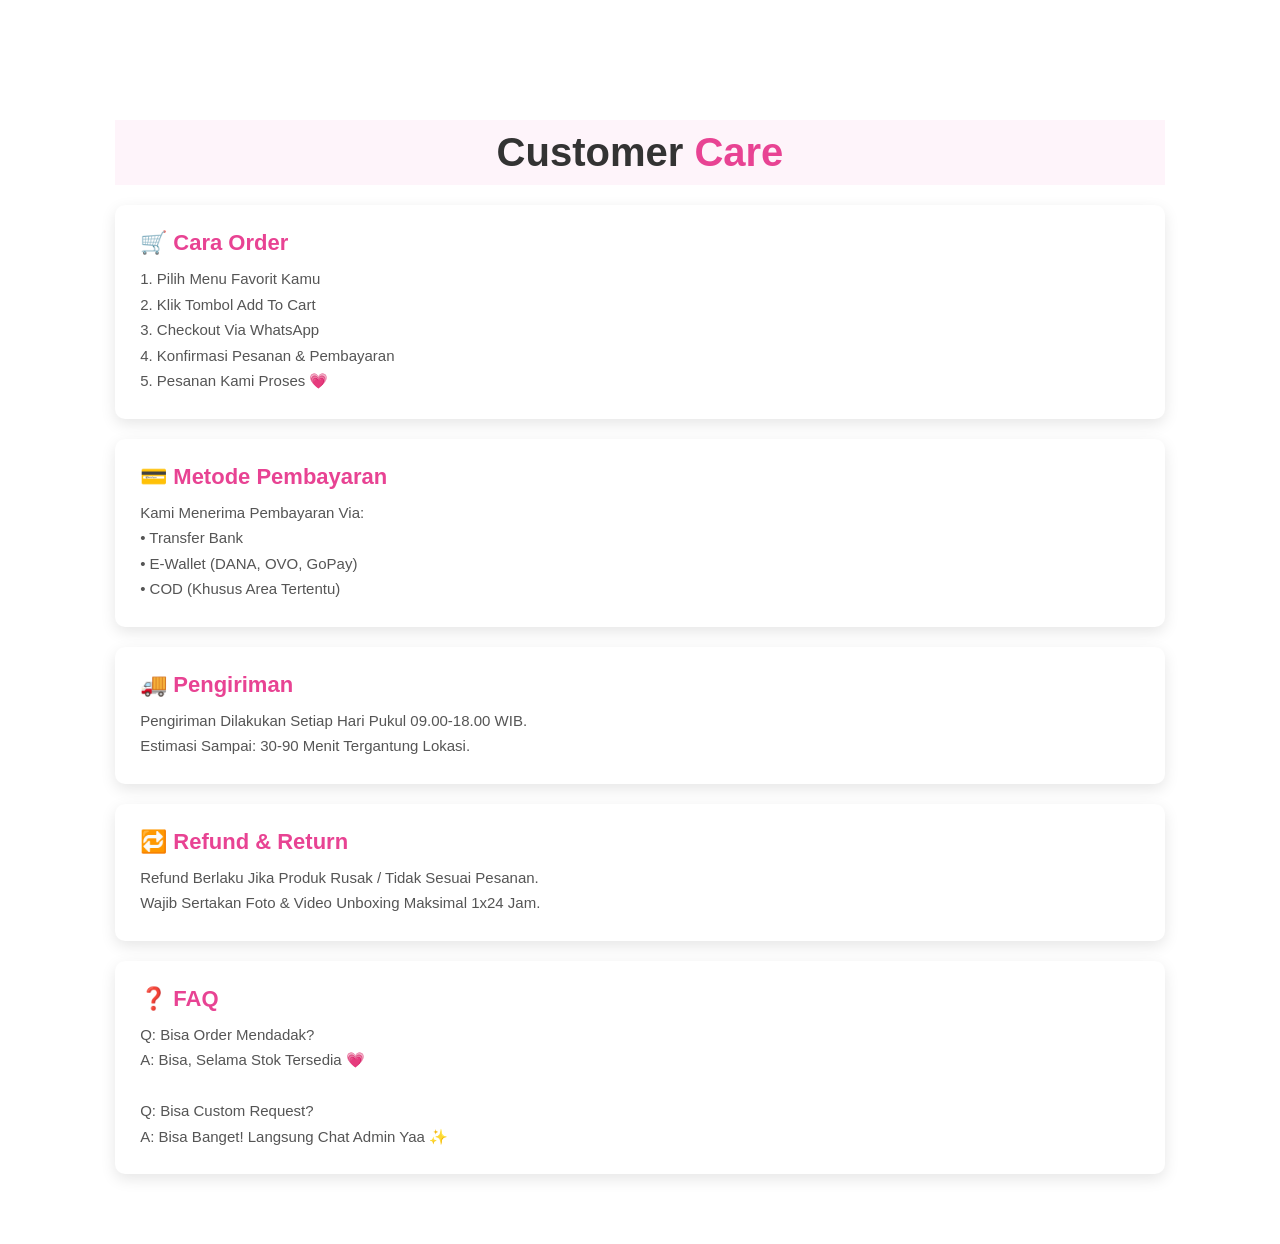
<file: help.html>
<!doctype html>
<html lang="en">
  <head>
    <meta charset="UTF-8" />
    <meta name="viewport" content="width=device-width, initial-scale=1.0" />
    <title>Customer Care - Sweet Heartt</title>
    <link rel="stylesheet" href="style.css" />
  </head>
  <body>
    <section class="help">
      <h1 class="heading">Customer <span>Care</span></h1>

      <div class="help-box" id="order">
        <h3>🛒 Cara Order</h3>
        <p>
          1. Pilih menu favorit kamu <br />
          2. Klik tombol Add to Cart <br />
          3. Checkout via WhatsApp <br />
          4. Konfirmasi pesanan & pembayaran <br />
          5. Pesanan kami proses 💗
        </p>
      </div>

      <div class="help-box" id="payment">
        <h3>💳 Metode Pembayaran</h3>
        <p>
          Kami menerima pembayaran via: <br />
          • Transfer Bank <br />
          • E-Wallet (DANA, OVO, GoPay) <br />
          • COD (khusus area tertentu)
        </p>
      </div>

      <div class="help-box" id="shipping">
        <h3>🚚 Pengiriman</h3>
        <p>
          Pengiriman dilakukan setiap hari pukul 09.00-18.00 WIB. <br />
          Estimasi sampai: 30-90 menit tergantung lokasi.
        </p>
      </div>

      <div class="help-box" id="refund">
        <h3>🔁 Refund & Return</h3>
        <p>
          Refund berlaku jika produk rusak / tidak sesuai pesanan. <br />
          Wajib sertakan foto & video unboxing maksimal 1x24 jam.
        </p>
      </div>

      <div class="help-box" id="faq">
        <h3>❓ FAQ</h3>
        <p>
          Q: Bisa order mendadak? <br />
          A: Bisa, selama stok tersedia 💗 <br /><br />

          Q: Bisa custom request? <br />
          A: Bisa banget! Langsung chat admin yaa ✨
        </p>
      </div>
    </section>
  </body>
</html>
</file>
<file: style.css>
/* css navigasi, pokoknya semuanya */
:root {
  --pink: #e84393;
}

* {
  margin: 0;
  padding: 0;
  box-sizing: border-box;
  font-family: Verdana, Geneva, Tahoma, sans-serif;
  outline: none;
  border: none;
  text-decoration: none;
  text-transform: capitalize;
  transition: 0.2s linear;
}

html {
  font-size: 62.5%;
  scroll-behavior: smooth;
  scroll-padding-top: 6rem;
  overflow-x: hidden;
}

section {
  padding: 2rem 9%;
}

.heading {
  text-align: center;
  font-size: 4rem;
  color: #333;
  padding: 1rem;
  margin: 2rem 0;
  background: rgba(225, 51, 153, 0.05);
}

.heading span {
  color: var(--pink);
}

.btn {
  display: inline-block;
  margin-top: 1rem;
  border-radius: 5rem;
  background: #333;
  color: #fff;
  padding: 0.9rem 3.5rem;
  cursor: pointer;
  font-size: 1.7rem;
}

.btn:hover {
  background: var(--pink);
}
header {
  position: fixed;
  top: 0;
  left: 0;
  right: 0;
  background: #fff;
  padding: 2rem 9%;
  display: flex;
  align-items: center;
  justify-content: space-between;
  z-index: 1000;
  box-shadow: 0 0.5rem 1rem rgba(0, 0, 0, 0.1);
}

header .logo {
  font-size: 3rem;
  color: #333;
  font-weight: bolder;
}

header .logo span {
  color: var(--pink);
}

header .navbar a {
  font-size: 2rem;
  padding: 0 1.5rem;
  color: #666;
}

header .navbar a:hover {
  color: var(--pink);
}

header .icons a {
  font-size: 3rem;
  color: #333;
  margin-left: 1.5rem;
}

header .icons a:hover {
  color: var(--pink);
}

header #toggler {
  display: none;
}

header .fa-bars {
  font-size: 3rem;
  color: #333;
  cursor: pointer;
  display: none;
}

.home {
  display: flex;
  align-items: center;
  min-height: 100vh;
  background-image: url("pict/sweetheart.png");
  background-repeat: no-repeat;
  background-size: cover;
  background-position: center;
}
.home .content {
  max-width: 75rem;
}

.home .content h3 {
  font-size: 6rem;
  color: #333;
}

.home .content span {
  font-size: 3.5rem;
  color: var(--pink);
  padding: 1rem 0;
  line-height: 1.5;
}

.home .content p {
  font-size: 1.5rem;
  color: #999;
  padding: 1rem 0;
  line-height: 1.5;
}

.about .row {
  display: flex;
  align-items: center;
  gap: 2rem;
  flex-wrap: wrap;
  padding: 2rem 0;
  padding-bottom: 3rem;
}

.about .row .video-container {
  flex: 1 1 40rem;
  position: relative;
}

.about .row .video-container video {
  width: 100%;
  border: 1.5rem solid #fff;
  border-radius: 0.5rem;
  box-shadow: 0 0.5rem 1rem rgba(0, 0, 0, 0.1);
  height: 100%;
  object-fit: cover;
}

.about .row .video-container h3 {
  position: absolute;
  top: 50%;
  transform: translateY(-50%);
  font-size: 3rem;
  background: #fff;
  padding: 1rem 2rem;
  text-align: center;
  mix-blend-mode: screen;
}

.about .row .content {
  flex: 1 1 40rem;
}

.about .row .content h3 {
  font-size: 3rem;
  color: #333;
}

.about .row .content p {
  font-size: 1.5rem;
  color: #999;
  padding: 0.5rem 0;
  padding-top: 1rem;
  line-height: 1.5;
}

.icons-container {
  background: #eee;
  display: flex;
  flex-wrap: wrap;
  gap: 1.5rem;
  padding-top: 5rem;
  padding-bottom: 5rem;
}

.icons-container .icons {
  background: #fff;
  border: 1rem solid rgba(0, 0, 0, 0.1);
  padding: 2rem;
  display: flex;
  align-items: center;
  flex: 1 1 25rem;
}

.icons-container .icons img {
  height: 5rem;
  margin-right: 2rem;
}

.icons-container .icons h3 {
  color: #333;
  padding-bottom: 0.5rem;
  font-size: 1.5rem;
}

.icons-container .icons span {
  color: #555;
  font-size: 1.3rem;
}

.products .box-container {
  display: grid;
  grid-template-columns: repeat(3, 1fr);
  gap: 2rem;
}

.products .box-container .box {
  flex: 1 1 30rem;
  box-shadow: 0.5rem 1.5rem rgba(0, 0, 0, 0.1);
  border-radius: 0.5rem;
  border: 0.1rem solid rgba(0, 0, 0, 0.1);
  position: relative;
}

.products .box-container .box .discount {
  position: absolute;
  top: 1rem;
  left: 1rem;
  padding: 0.7rem 1rem;
  font-size: 2rem;
  color: var(--pink);
  background: rgba(225, 51, 153, 0.05);
  z-index: 1;
  border-radius: 0.5rem;
}

.products .box-container .box .images {
  position: relative;
  text-align: center;
  padding-top: 2rem;
  overflow: hidden;
}

.products .box-container .box .images .img {
  height: 25rem;
}

.products .box-container .box:hover .images img {
  transform: scale(1.1);
}

.products .box .images {
  width: 100%;
  text-align: center;
}

.products .box .images img {
  width: 100%;
  max-height: 100%;
  object-fit: contain;
  display: block;
}

.products .box-container .box .images .icons {
  position: absolute;
  bottom: -7rem;
  left: 0;
  right: 0;
  display: flex;
}

.products .box-container .box:hover .images .icons {
  bottom: 0;
}

.products .box-container .box .images .icons a {
  height: 5rem;
  line-height: 5rem;
  font-size: 2rem;
  width: 50%;
  background: var(--pink);
  color: #fff;
}

.products .box-container .box .images .icons .cart-btn {
  border-left: 0.1rem solid #fff7;
  border-right: 0.1rem solid #fff7;
  width: 100%;
}

.products .box-container .box .images .icons a:hover {
  background: #333;
}

.products .box-container .box .content {
  padding: 2rem;
  text-align: center;
}

.products .box-container .box .content h3 {
  font-size: 2.5rem;
  color: #333;
}

.products .box-container .box .content .price {
  font-size: 2.5rem;
  color: var(--pink);
  font-weight: bolder;
  padding-top: 1rem;
}

.products .box-container .box .content .price span {
  font-size: 1.5rem;
  color: #999;
  font-weight: lighter;
  text-decoration: line-through;
}

/* CART POPUP STARTS */
.cart-popup {
  position: fixed;
  top: 90px;
  right: 20px;
  width: 340px;
  background: #fff;
  padding: 16px 18px;
  border-radius: 15px;
  box-shadow: 0 10px 25px rgba(0, 0, 0, 0.15);
  z-index: 99999;
  opacity: 0;
  pointer-events: none;
  transform: translateY(-15px);
  transition: 0.35s ease;
}

.cart-popup.active {
  opacity: 1;
  pointer-events: auto;
  transform: translateY(0);
}

#totalPrice {
  font-size: 16px;
  text-align: center;
}

#checkoutWA {
  text-align: center;
  border-radius: 25px;
}

.cart-item {
  display: flex;
  align-items: center;
  gap: 10px;
  margin-bottom: 15px;
  border-bottom: 1px solid #eee;
  padding-bottom: 10px;
}

.cart-item img {
  width: 60px;
  height: 60px;
  object-fit: cover;
  border-radius: 10px;
}

.cart-info {
  flex: 1;
}

.cart-info h4 {
  font-size: 14px;
}

.cart-info p {
  font-size: 13px;
  color: var(--pink);
}

.qty-control {
  display: flex;
  align-items: center;
  gap: 8px;
}

.qty-control button {
  width: 25px;
  height: 25px;
  border-radius: 50%;
  background: var(--pink);
  color: #fff;
  font-size: 14px;
  cursor: pointer;
}

.cart-subtotal {
  font-size: 13px;
  font-weight: bold;
}
/* CART POPUP ENDS */

.review .box-container {
  display: flex;
  flex-wrap: wrap;
  gap: 1.5rem;
}

.review .box-container .box {
  flex: 1 1 30rem;
  box-shadow: 0 0.5rem 1.5rem rgba(0, 0, 0, 0.1);
  border-radius: 0.5rem;
  padding: 3rem 2rem;
  position: relative;
  border: 0.1rem solid rgba(0, 0, 0, 0.1);
}

.review .box-container .box .fa-quote-right {
  position: absolute;
  bottom: 3rem;
  right: 3rem;
  font-size: 6rem;
  color: #eee;
}

.review .box-container .box .stars i {
  color: var(--pink);
  font-size: 2rem;
}

.review .box-container .box p {
  color: #999;
  font-size: 1.5rem;
  line-height: 1.5;
  padding-top: 2rem;
}

.review .box-container .box .user {
  display: flex;
  align-items: center;
  padding-top: 2rem;
}

.review .box-container .box .user img {
  height: 6rem;
  width: 6rem;
  border-radius: 50%;
  object-fit: cover;
  margin-right: 1rem;
}

.review .box-container .box .user h3 {
  font-size: 2rem;
  color: #333;
}

.review .box-container .box .user span {
  font-size: 1.5rem;
  color: #999;
}

.contact .row {
  display: flex;
  flex-wrap: wrap-reverse;
  gap: 1.5rem;
  align-items: center;
}

.contact .row form {
  flex: 1 1 40rem;
  padding: 2rem 2.5rem;
  box-shadow: 0.5rem 1.5rem rgba(0, 0, 0, 0.1);
  border: 0.1rem solid rgba(0, 0, 0, 0.1);
  background: #fff;
  border-radius: 0.5rem;
}

.contact .row .image {
  flex: 1 1 40rem;
}

.contact .row .image img {
  width: 100%;
}

.contact .row form .box {
  padding: 1rem;
  font-size: 1.7rem;
  color: #333;
  text-transform: none;
  border: 0.1rem solid rgba(0, 0, 0.1);
  border-radius: 0.5rem;
  margin: 0.7rem 0;
  width: 100%;
}

.contact .row form .box:focus {
  border-color: var(--pink);
}

.contact .row form textarea {
  height: 15rem;
  resize: none;
}

.footer .box-container {
  display: flex;
  flex-wrap: wrap;
  gap: 1.5rem;
}

.footer .box-container .box {
  flex: 1 1 25rem;
}

.footer .box-container .box h3 {
  color: #333;
  font-size: 2.5rem;
  padding: 1rem 0;
}

.footer .box-container .box a {
  display: block;
  color: #666;
  font-size: 1.5rem;
  padding: 1rem 0;
}

.footer .box-container .box a:hover {
  color: var(--pink);
  text-decoration: underline;
}

.footer .box-container .box img {
  margin-top: 1rem;
}

.map-box {
  width: 85%;
  height: 280px;
  border-radius: 1.5rem;
  overflow: hidden;
  box-shadow: 0 0.5rem 1.5rem rgba(0, 0, 0, 0.15);
  border: 0.1rem solid rgba(0, 0, 0, 0.1);
}

.map-box iframe {
  width: 100%;
  height: 100%;
  border: 0;
}

.contact-info .contact-link {
  display: flex;
  align-items: center;
  gap: 1rem;
  font-size: 1.6rem;
  color: #333;
  margin: 0.8rem 0;
  transition: 0.3s;
}

.contact-info .contact-link i {
  font-size: 2.5rem;
  color: #25d366;
}

.contact-info .contact-link:hover {
  color: var(--pink);
  transform: translateX(5px);
}

.contact-link i.fa-instagram {
  color: #e4405f !important;
}

.contact-link i.fa-x-twitter {
  color: #000;
}

.contact-link i.fa-tiktok {
  color: #000;
}

.contact-link:hover {
  transform: translateX(6px);
  color: var(--pink);
}

.help {
  padding: 10rem 9% 5rem;
}

.help-box {
  background: #fff;
  padding: 2.5rem;
  margin-bottom: 2rem;
  border-radius: 1rem;
  box-shadow: 0 0.5rem 1.5rem rgba(0, 0, 0, 0.1);
}

.help-box h3 {
  font-size: 2.2rem;
  color: var(--pink);
  margin-bottom: 1rem;
}

.help-box p {
  font-size: 1.5rem;
  line-height: 1.7;
  color: #555;
}

/* POPUP LOVE STARTS */
.popup-love {
  position: fixed;
  top: 70px;
  right: 80px; /* deket icon ❤️ */
  background: #fff0f6;
  padding: 12px 18px;
  border-radius: 20px;
  box-shadow: 0 5px 15px rgba(0, 0, 0, 0.15);

  font-size: 14px;
  color: #e84393;

  display: none;
  z-index: 99999;
}

/* animasi masuk */
.popup-love.show {
  display: block;
  animation: popUp 0.4s ease;
}

/* animasi gemoy */
@keyframes popUp {
  0% {
    opacity: 0;
    transform: scale(0.5) translateY(-10px);
  }
  60% {
    transform: scale(1.1);
  }
  100% {
    opacity: 1;
    transform: scale(1);
  }
}

.fas.fa-heart.active {
  color: #e84393;
  transform: scale(1.2);
}
/* POPUP LOVE ENDS */

/* media query */
@media (max-width: 991px) {
  html {
    font-size: 55%;
  }

  header {
    padding: 2rem;
  }

  section {
    padding: 2rem;
  }
}

.products .box-container {
  grid-template-columns: repeat(2, 1fr);
}

@media (max-width: 768px) {
  header .fa-bars {
    display: block;
  }

  header .navbar {
    position: absolute;
    top: 100%;
    left: 0;
    right: 0;
    background: #eee;
    border-top: 0.1rem solid rgba(0, 0, 0, 0.1);
    clip-path: polygon(0 0, 100% 0, 100% 0, 0 0);
  }

  header #toggler:checked ~ .navbar {
    clip-path: polygon(0 0, 100% 0, 100% 100%, 0% 100%);
  }

  header .navbar a {
    margin: 1.5rem;
    padding: 1.5rem;
    background: #fff;
    border: 0.1rem solid rgba(0, 0, 0, 0.1);
    display: block;
  }

  .home .content h3 {
    font-size: 5rem;
  }

  .home .content span {
    font-size: 2.5rem;
  }

  .icons-container .icons h3 {
    font-size: 2rem;
  }

  .icons-container .icons span {
    font-size: 1.7rem;
  }
}

@media (max-width: 450px) {
  html {
    font-size: 50%;
  }

  .heading {
    font-size: 3rem;
  }

  .products .box-container {
    grid-template-columns: 1fr;
  }
}
</file>
